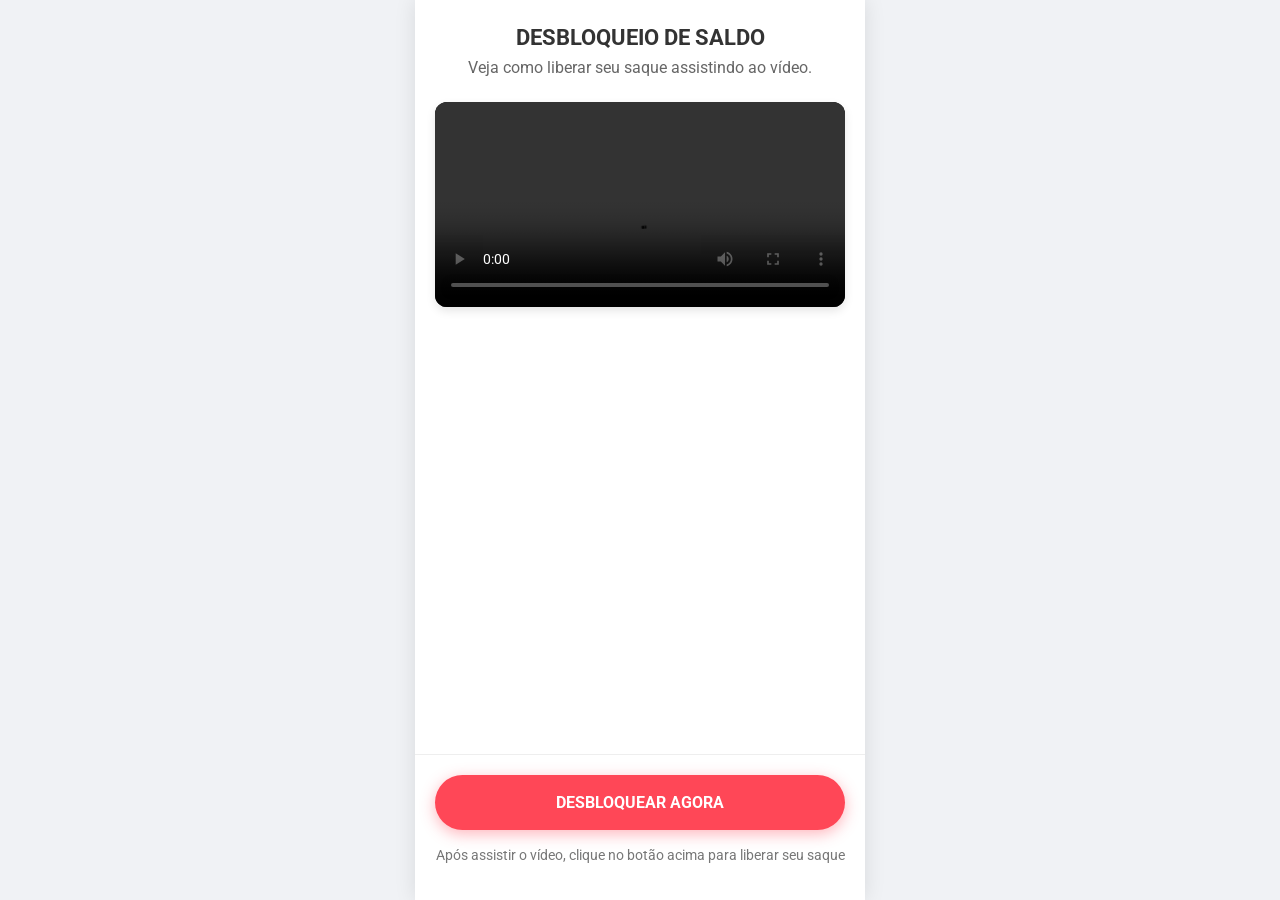
<file: desbloqueio.html>
<!DOCTYPE html>
<html lang="pt-BR">
<head>
    <meta charset="UTF-8">
    <meta name="viewport" content="width=device-width, initial-scale=1.0">
    <title>Desbloqueio de Saldo</title>
    <link rel="stylesheet" href="estilos-desbloqueio.css">
</head>
<body>

    <div class="mobile-view">
        <main class="content">
            <h2 class="main-title">DESBLOQUEIO DE SALDO</h2>
            <p class="subtitle">Veja como liberar seu saque assistindo ao vídeo.</p>

            <div class="video-container">
                <video controls>
                    <source src="videotk.mp4" type="video/mp4">
                    Seu navegador não suporta o elemento de vídeo.
                </video>
            </div>
        </main>

        <footer class="action-footer">
            <a href="checkout.html" class="action-button">
                DESBLOQUEAR AGORA
            </a>
            <p class="footer-note">
                Após assistir o vídeo, clique no botão acima para liberar seu saque
            </p>
        </footer>
    </div>

</body>
</html>
</file>
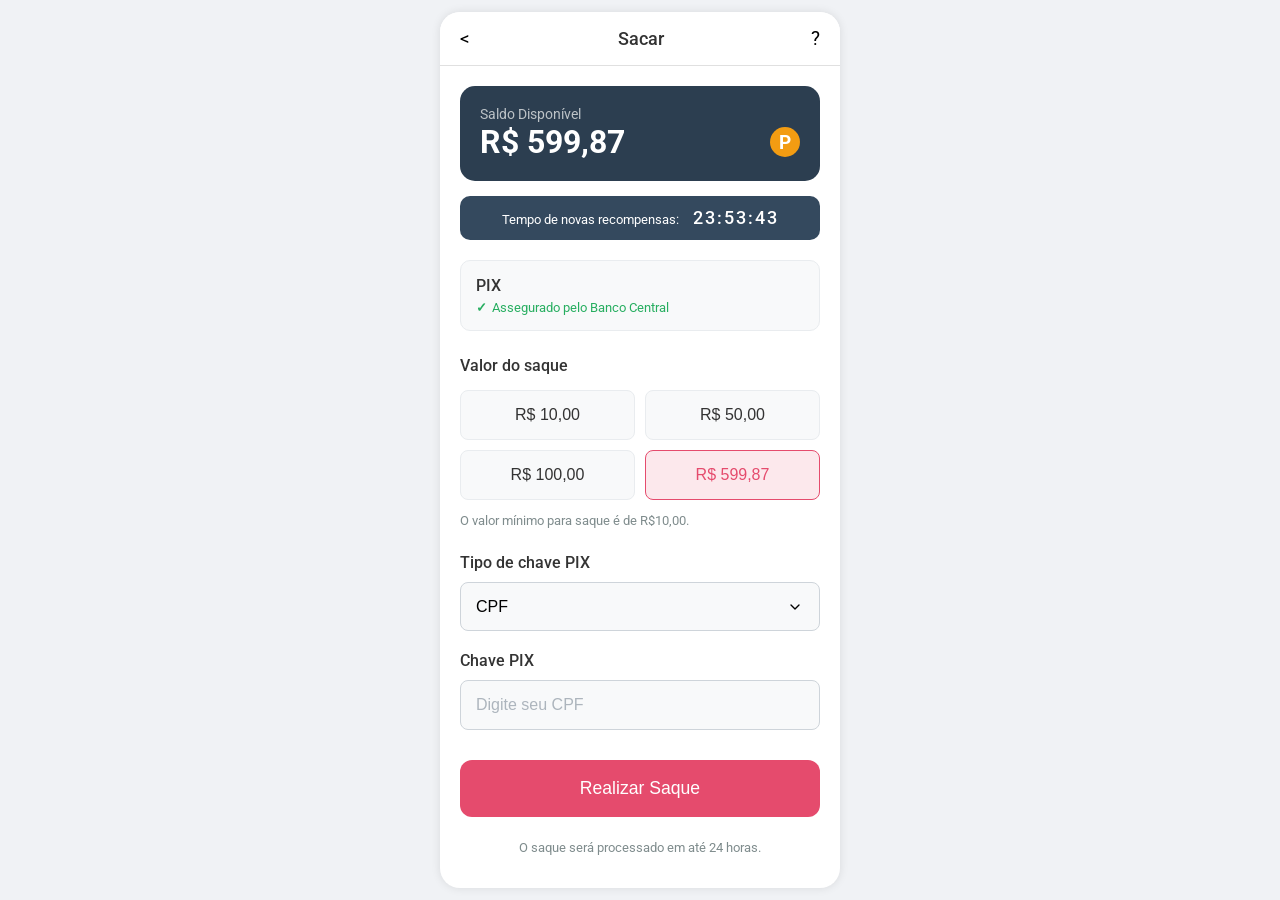
<file: receberrecompensa.html>
<!DOCTYPE html>
<html lang="pt-BR">
<head>
    <meta charset="UTF-8">
    <meta name="viewport" content="width=device-width, initial-scale=1.0">
    <title>Sacar</title>
    <style>
        /* Estilos CSS para replicar o visual da imagem */
        @import url('https://fonts.googleapis.com/css2?family=Roboto:wght@400;500;700&display=swap');

        body {
            margin: 0;
            font-family: 'Roboto', sans-serif;
            background-color: #f0f2f5;
            display: flex;
            justify-content: center;
            align-items: center;
            min-height: 100vh;
        }

        .mobile-container {
            width: 100%;
            max-width: 400px;
            background-color: #ffffff;
            box-shadow: 0 0 10px rgba(0,0,0,0.1);
            border-radius: 20px;
            overflow: hidden;
        }

        header {
            display: flex;
            justify-content: space-between;
            align-items: center;
            padding: 15px 20px;
            background-color: #ffffff;
            border-bottom: 1px solid #e0e0e0;
        }

        header .title {
            font-size: 1.1rem;
            font-weight: 500;
            color: #333;
        }

        header .icon {
            font-size: 1.2rem;
            cursor: pointer;
        }
        
        main {
            padding: 20px;
        }

        .balance-card {
            background-color: #2c3e50;
            color: white;
            padding: 20px;
            border-radius: 15px;
            margin-bottom: 15px;
        }

        .balance-card .label {
            font-size: 0.9rem;
            color: #bdc3c7;
        }

        .balance-card .amount {
            font-size: 2rem;
            font-weight: 700;
            display: flex;
            align-items: center;
            justify-content: space-between;
        }

        .balance-card .currency-icon {
            width: 30px;
            height: 30px;
            background-color: #f39c12;
            border-radius: 50%;
            display: flex;
            justify-content: center;
            align-items: center;
            font-weight: bold;
            font-size: 1.2rem;
        }
        
        .rewards-timer {
            background-color: #34495e;
            color: white;
            padding: 12px 20px;
            border-radius: 10px;
            margin-bottom: 20px;
            text-align: center;
        }

        .rewards-timer .label {
            font-size: 0.8rem;
            margin-right: 10px;
        }

        .rewards-timer .time {
            font-size: 1.1rem;
            font-weight: 500;
            letter-spacing: 2px;
        }

        .pix-info {
            background-color: #f8f9fa;
            border: 1px solid #e9ecef;
            padding: 15px;
            border-radius: 10px;
            margin-bottom: 25px;
            display: flex;
            flex-direction: column;
        }

        .pix-info .title {
            font-weight: 500;
            color: #333;
            font-size: 1rem;
        }

        .pix-info .assurance {
            font-size: 0.8rem;
            color: #27ae60;
            display: flex;
            align-items: center;
            margin-top: 5px;
        }
        
        .pix-info .assurance::before {
            content: '✓';
            font-weight: bold;
            margin-right: 5px;
        }

        .section-title {
            font-size: 1rem;
            font-weight: 500;
            color: #333;
            margin-bottom: 15px;
        }

        .withdrawal-options {
            display: grid;
            grid-template-columns: 1fr 1fr;
            gap: 10px;
            margin-bottom: 10px;
        }

        .withdrawal-options button {
            background-color: #f8f9fa;
            border: 1px solid #e9ecef;
            color: #333;
            padding: 15px 10px;
            border-radius: 8px;
            font-size: 1rem;
            font-weight: 500;
            cursor: pointer;
            transition: all 0.2s ease-in-out;
        }

        .withdrawal-options button.selected {
            border-color: #e54b6d;
            background-color: #fce8ec;
            color: #e54b6d;
        }
        
        .min-withdrawal-note {
            font-size: 0.8rem;
            color: #7f8c8d;
            margin-bottom: 25px;
        }

        .input-group {
            margin-bottom: 20px;
        }

        .input-group label {
            display: block;
            font-size: 1rem;
            font-weight: 500;
            color: #333;
            margin-bottom: 10px;
        }

        .input-group select,
        .input-group input {
            width: 100%;
            padding: 15px;
            border: 1px solid #ced4da;
            border-radius: 8px;
            font-size: 1rem;
            box-sizing: border-box;
            background-color: #f8f9fa;
        }
        
        .input-group select {
            appearance: none;
            background-image: url("data:image/svg+xml;charset=UTF-8,%3csvg xmlns='http://www.w3.org/2000/svg' viewBox='0 0 24 24' fill='none' stroke='currentColor' stroke-width='2' stroke-linecap='round' stroke-linejoin='round'%3e%3cpolyline points='6 9 12 15 18 9'%3e%3c/polyline%3e%3c/svg%3e");
            background-repeat: no-repeat;
            background-position: right 1rem center;
            background-size: 1em;
            padding-right: 2.5rem;
        }

        .input-group input::placeholder {
            color: #adb5bd;
        }

        .submit-btn {
            background-color: #e54b6d;
            color: white;
            border: none;
            width: 100%;
            padding: 18px;
            border-radius: 12px;
            font-size: 1.1rem;
            font-weight: 500;
            cursor: pointer;
            margin-top: 10px;
            margin-bottom: 10px;
        }

        .processing-note {
            text-align: center;
            font-size: 0.8rem;
            color: #7f8c8d;
        }
    </style>
</head>
<body>

    <div class="mobile-container">
        <header>
            <span class="icon">&lt;</span>
            <span class="title">Sacar</span>
            <span class="icon">?</span>
        </header>

        <main>
            <div class="balance-card">
                <div class="label">Saldo Disponível</div>
                <div class="amount">
                    <span>R$ 599,87</span>
                    <div class="currency-icon">P</div>
                </div>
            </div>

            <div class="rewards-timer">
                <span class="label">Tempo de novas recompensas:</span>
                <span id="timer" class="time">23:53:43</span>
            </div>
            
            <div class="pix-info">
                <span class="title">PIX</span>
                <span class="assurance">Assegurado pelo Banco Central</span>
            </div>

            <h2 class="section-title">Valor do saque</h2>
            <div class="withdrawal-options">
                <button class="amount-btn" data-value="10.00">R$ 10,00</button>
                <button class="amount-btn" data-value="50.00">R$ 50,00</button>
                <button class="amount-btn" data-value="100.00">R$ 100,00</button>
                <button id="max-amount-btn" class="amount-btn selected" data-value="599.87">R$ 599,87</button>
            </div>
            <p class="min-withdrawal-note">O valor mínimo para saque é de R$10,00.</p>

            <div class="input-group">
                <label for="pix-key-type">Tipo de chave PIX</label>
                <select id="pix-key-type">
                    <option value="cpf">CPF</option>
                    <option value="phone">Celular</option>
                    <option value="email">E-mail</option>
                    <option value="random">Chave Aleatória</option>
                </select>
            </div>

            <div class="input-group">
                <label for="pix-key">Chave PIX</label>
                <input type="text" id="pix-key" placeholder="Digite seu CPF">
            </div>
            <a href="saque.html">
            <button class="submit-btn">Realizar Saque</button>
            </a>    

            <p class="processing-note">O saque será processado em até 24 horas.</p>
        </main>
    </div>

    <script>
        // Script JavaScript para interatividade
        document.addEventListener('DOMContentLoaded', function() {
            // Lógica do temporizador (countdown)
            const timerElement = document.getElementById('timer');
            let time = 23 * 3600 + 53 * 60 + 43; // 23:53:43 em segundos

            function updateTimer() {
                const hours = Math.floor(time / 3600);
                const minutes = Math.floor((time % 3600) / 60);
                const seconds = time % 60;
                
                timerElement.textContent = 
                    `${String(hours).padStart(2, '0')}:${String(minutes).padStart(2, '0')}:${String(seconds).padStart(2, '0')}`;
                
                if (time > 0) {
                    time--;
                } else {
                    clearInterval(timerInterval);
                    timerElement.textContent = "00:00:00";
                }
            }

            let timerInterval = setInterval(updateTimer, 1000);

            // Lógica para selecionar o valor do saque
            const amountButtons = document.querySelectorAll('.amount-btn');
            
            amountButtons.forEach(button => {
                button.addEventListener('click', () => {
                    // Remove a classe 'selected' de todos os botões
                    amountButtons.forEach(btn => btn.classList.remove('selected'));
                    // Adiciona a classe 'selected' apenas ao botão clicado
                    button.classList.add('selected');
                });
            });

            // Lógica para mudar o placeholder do input de acordo com o tipo de chave PIX
            const pixKeyTypeSelect = document.getElementById('pix-key-type');
            const pixKeyInput = document.getElementById('pix-key');

            pixKeyTypeSelect.addEventListener('change', function() {
                const selectedOption = this.options[this.selectedIndex].text;
                pixKeyInput.placeholder = `Digite seu ${selectedOption}`;
            });
            
            // Lógica do botão de saque (simulação)
            const submitButton = document.querySelector('.submit-btn');
            submitButton.addEventListener('click', () => {
                const selectedAmountButton = document.querySelector('.amount-btn.selected');
                const pixKey = pixKeyInput.value;
                
                if (!selectedAmountButton) {
                    alert('Por favor, selecione um valor para o saque.');
                    return;
                }
                
                if (!pixKey) {
                    alert('Por favor, digite sua chave PIX.');
                    return;
                }

            });
        });
    </script>
</body>
</html>
</file>
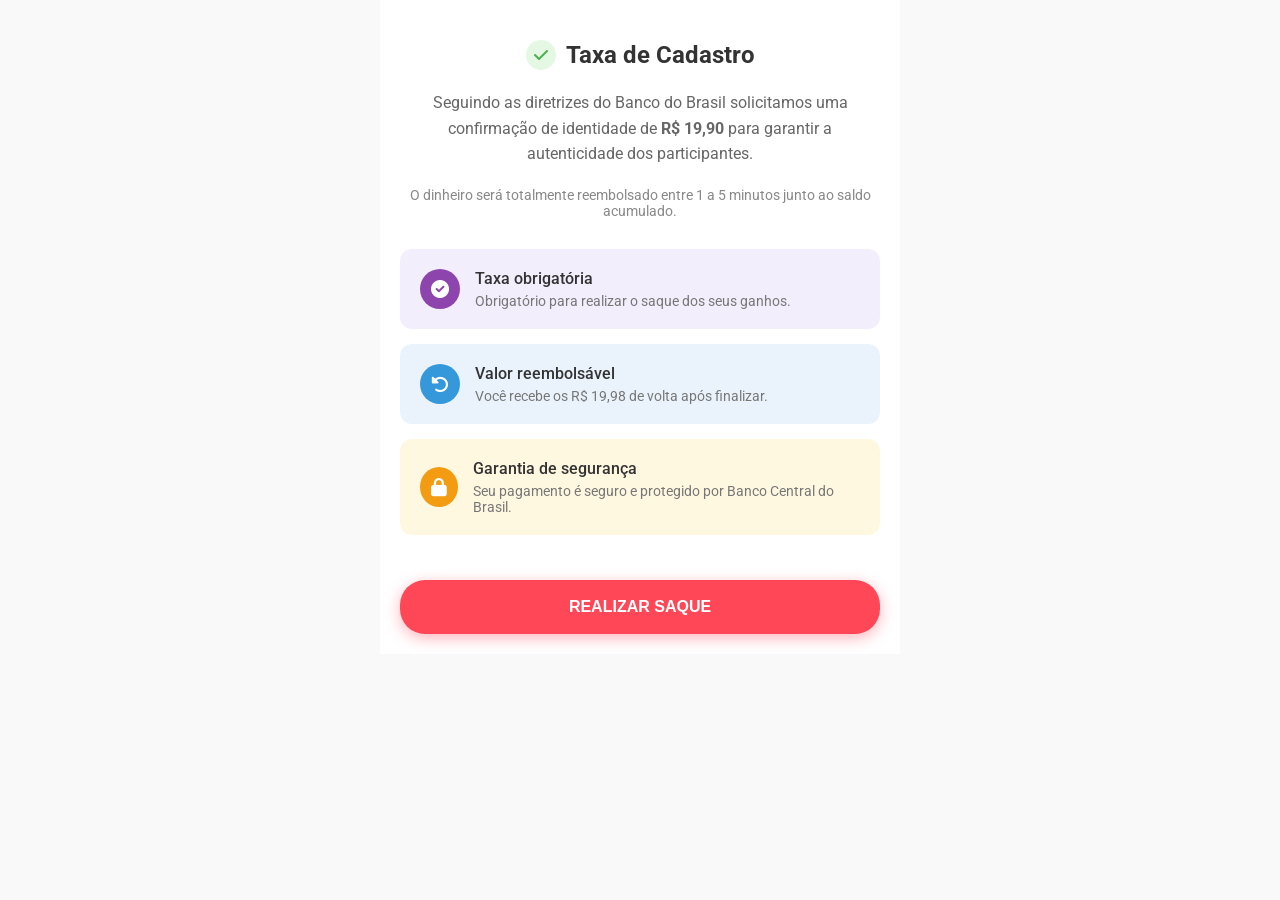
<file: saque.html>
<!DOCTYPE html>
<html lang="pt-BR">
<head>
    <meta charset="UTF-8">
    <meta name="viewport" content="width=device-width, initial-scale=1.0">
    <title>Taxa de Cadastro</title>
    <link rel="stylesheet" href="estilos.css">
    <link rel="stylesheet" href="https://cdnjs.cloudflare.com/ajax/libs/font-awesome/6.0.0-beta3/css/all.min.css">
</head>
<body>

    <main class="container">
        <div class="title-section">
            <div class="checkmark-icon">
                <i class="fas fa-check"></i>
            </div>
            <h2>Taxa de Cadastro</h2>
        </div>
        <p class="description">
            Seguindo as diretrizes do Banco do Brasil solicitamos uma confirmação de identidade de <strong>R$ 19,90</strong> para garantir a autenticidade dos participantes.
        </p>
        <p class="refund-info">
            O dinheiro será totalmente reembolsado entre 1 a 5 minutos junto ao saldo acumulado.
        </p>

        <div class="info-card purple-card">
            <div class="card-icon">
                <i class="fas fa-check-circle"></i>
            </div>
            <div class="card-text">
                <h3>Taxa obrigatória</h3>
                <p>Obrigatório para realizar o saque dos seus ganhos.</p>
            </div>
        </div>

        <div class="info-card blue-card">
            <div class="card-icon">
                <i class="fas fa-undo-alt"></i>
            </div>
            <div class="card-text">
                <h3>Valor reembolsável</h3>
                <p>Você recebe os R$ 19,98 de volta após finalizar.</p>
            </div>
        </div>

        <div class="info-card yellow-card">
            <div class="card-icon">
                <i class="fas fa-lock"></i>
            </div>
            <div class="card-text">
                <h3>Garantia de segurança</h3>
                <p>Seu pagamento é seguro e protegido por Banco Central do Brasil.</p>
            </div>
        </div>
        <a href="desbloqueio.html">
        <button class="action-button">REALIZAR SAQUE</button>
        </a>
    </main>

</body>

</html>
</file>
<file: estilos-desbloqueio.css>
@import url('https://fonts.googleapis.com/css2?family=Roboto:wght@400;500;700&display=swap');

body {
    margin: 0;
    font-family: 'Roboto', sans-serif;
    background-color: #f0f2f5;
    display: flex;
    justify-content: center;
    align-items: flex-start;
    min-height: 100vh;
}

.mobile-view {
    width: 100%;
    max-width: 450px;
    background-color: #ffffff;
    box-shadow: 0 0 20px rgba(0,0,0,0.1);
    display: flex;
    flex-direction: column;
    min-height: 100vh;
}

/* --- Header --- */
header {
    display: flex;
    justify-content: space-between;
    align-items: center;
    padding: 20px 15px;
    background-color: #fff;
    border-bottom: 1px solid #eee;
    flex-shrink: 0;
}

header a {
    text-decoration: none;
    color: #333;
    font-size: 20px;
}

.header-left {
    display: flex;
    gap: 20px;
}

.header-center {
    text-align: center;
}

.header-center h1 {
    font-size: 16px;
    margin: 0;
    font-weight: 500;
}

.header-center p {
    font-size: 12px;
    color: #888;
    margin: 0;
}

.header-right .dots {
    font-weight: bold;
}

/* --- Main Content --- */
.content {
    padding: 25px 20px;
    text-align: center;
    flex-grow: 1;
}

.main-title {
    font-size: 22px;
    font-weight: 700;
    color: #333;
    margin-top: 0;
    margin-bottom: 8px;
}

.subtitle {
    font-size: 16px;
    color: #666;
    margin-top: 0;
    margin-bottom: 25px;
}

.video-container {
    width: 100%;
    background-color: #000;
    border-radius: 12px;
    overflow: hidden;
    box-shadow: 0 4px 10px rgba(0,0,0,0.1);
}

.video-container video {
    width: 100%;
    display: block; /* Remove espaço extra abaixo do vídeo */
}

/* --- Footer com o Botão --- */
.action-footer {
    padding: 20px;
    background-color: #fff;
    border-top: 1px solid #eee;
    text-align: center;
    flex-shrink: 0;
}

.action-button {
    display: block;
    width: 100%;
    padding: 18px;
    background-color: #ff4757;
    color: #fff;
    border: none;
    border-radius: 30px;
    font-size: 16px;
    font-weight: bold;
    cursor: pointer;
    text-decoration: none;
    box-shadow: 0 4px 15px rgba(255, 71, 87, 0.4);
    transition: background-color 0.3s ease;
    box-sizing: border-box; /* Garante que o padding não estoure a largura */
}

.action-button:hover {
    background-color: #e03e4d;
}

.footer-note {
    font-size: 14px;
    color: #777;
    margin-top: 15px;
    line-height: 1.5;
}
</file>
<file: estilos.css>
@import url('https://fonts.googleapis.com/css2?family=Roboto:wght@400;500;700&display=swap');

body {
    font-family: 'Roboto', sans-serif;
    margin: 0;
    padding: 0;
    background-color: #f9f9f9;
    color: #333;
}

/* --- Header --- */
header {
    display: flex;
    justify-content: space-between;
    align-items: center;
    padding: 20px 15px;
    background-color: #fff;
    border-bottom: 1px solid #eee;
}

header a {
    text-decoration: none;
    color: #333;
    font-size: 20px;
}

.header-left {
    display: flex;
    gap: 20px;
}

.header-center {
    text-align: center;
}

.header-center h1 {
    font-size: 16px;
    margin: 0;
    font-weight: 500;
}

.header-center p {
    font-size: 12px;
    color: #888;
    margin: 0;
}

.header-right .dots {
    font-weight: bold;
}

/* --- Main Content --- */
.container {
    padding: 20px;
    background-color: #fff;
    max-width: 480px;
    margin: 0 auto;
}

.title-section {
    display: flex;
    align-items: center;
    gap: 10px;
    justify-content: center;
    margin-top: 20px;
}

.checkmark-icon {
    width: 30px;
    height: 30px;
    background-color: #e4f8e4;
    border-radius: 50%;
    display: flex;
    justify-content: center;
    align-items: center;
    color: #4caf50;
    font-size: 16px;
}

.title-section h2 {
    font-size: 24px;
    font-weight: 700;
    margin: 0;
}

.description {
    text-align: center;
    color: #666;
    line-height: 1.6;
    margin: 20px 0;
    font-size: 16px;
}

.description .blurred-text {
    filter: blur(4px);
    user-select: none;
}

.refund-info {
    text-align: center;
    color: #888;
    font-size: 14px;
    margin-bottom: 30px;
}

/* --- Info Cards --- */
.info-card {
    display: flex;
    align-items: center;
    background-color: #f0f0f0;
    padding: 20px;
    border-radius: 12px;
    margin-bottom: 15px;
}

.card-icon {
    width: 40px;
    height: 40px;
    border-radius: 50%;
    display: flex;
    justify-content: center;
    align-items: center;
    margin-right: 15px;
    color: #fff;
    font-size: 18px;
}

.card-text h3 {
    margin: 0 0 5px 0;
    font-size: 16px;
    font-weight: 500;
    color: #333;
}

.card-text p {
    margin: 0;
    font-size: 14px;
    color: #777;
}

/* Card Specific Colors */
.purple-card { background-color: #f3eefc; }
.purple-card .card-icon { background-color: #8e44ad; }

.blue-card { background-color: #eaf3fb; }
.blue-card .card-icon { background-color: #3498db; }

.yellow-card { background-color: #fff8e1; }
.yellow-card .card-icon { background-color: #f39c12; }


/* --- Action Button --- */
.action-button {
    width: 100%;
    padding: 18px;
    background-color: #ff4757;
    color: #fff;
    border: none;
    border-radius: 25px;
    font-size: 16px;
    font-weight: bold;
    cursor: pointer;
    margin-top: 30px;
    box-shadow: 0 4px 15px rgba(255, 71, 87, 0.4);
    transition: background-color 0.3s ease;
}

.action-button:hover {
    background-color: #e03e4d;
}
</file>
